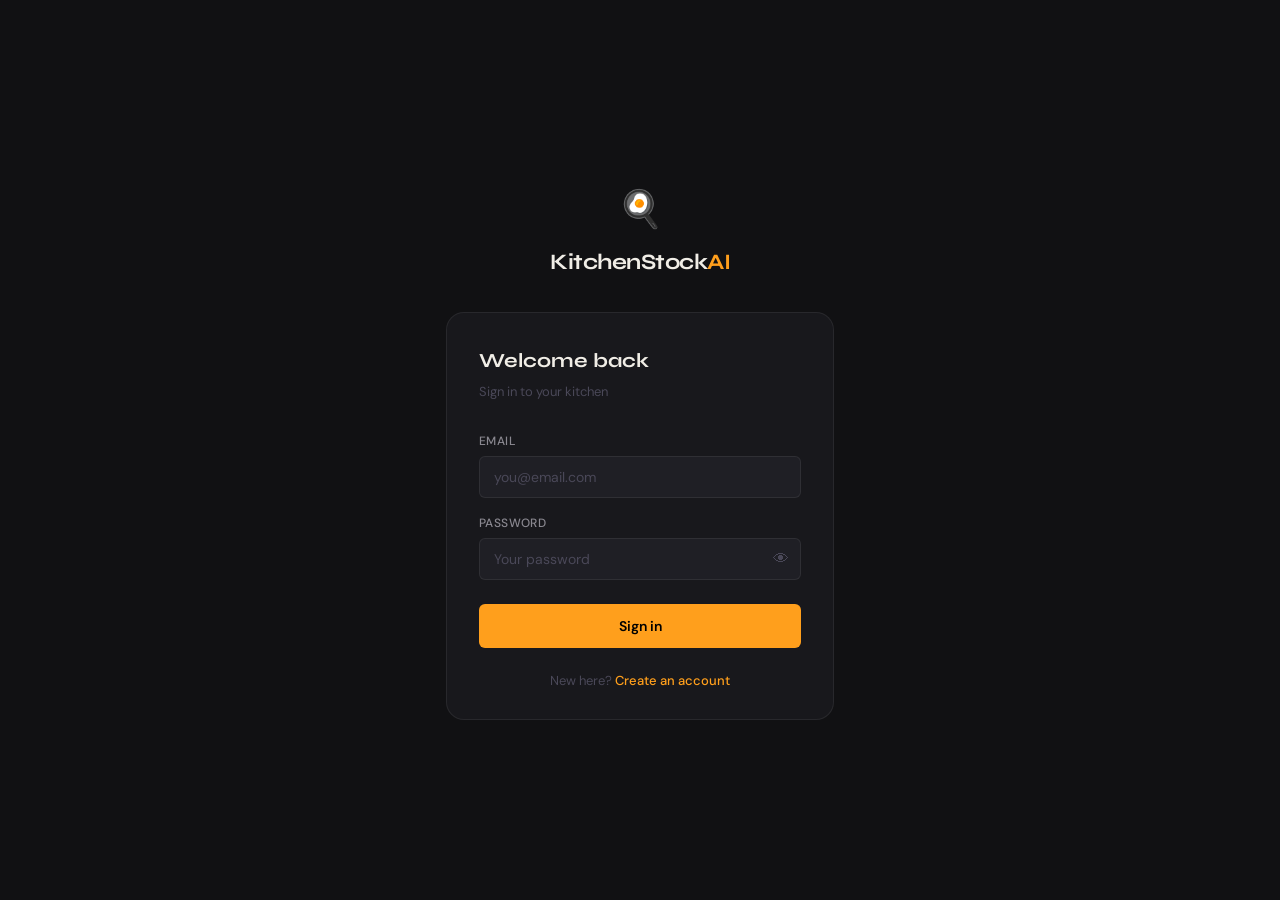
<file: frontend/login.html>
<!DOCTYPE html>
<html lang="en">
<head>
  <link rel="icon" href="images/favicon.png">
  <meta charset="UTF-8" />
  <meta name="viewport" content="width=device-width, initial-scale=1.0" />
  <title>Sign In — KitchenStock AI</title>
  <link rel="stylesheet" href="css/style.css" />
  <style>
    *, *::before, *::after { box-sizing: border-box; margin: 0; padding: 0; }
    body {
      min-height: 100vh;
      display: flex;
      align-items: center;
      justify-content: center;
      background: var(--bg-base);
      font-family: var(--font-body);
    }
    .auth-wrap {
      width: 100%;
      max-width: 420px;
      padding: 2rem 1rem;
    }
    .auth-logo {
      text-align: center;
      margin-bottom: 2rem;
    }
    .auth-logo__icon { font-size: 36px; display: block; margin-bottom: 0.5rem; }
    .auth-logo__name {
      font-family: var(--font-display);
      font-size: 22px;
      font-weight: 700;
      color: var(--text-primary);
      letter-spacing: -0.5px;
    }
    .auth-logo__name span { color: var(--amber); }
    .auth-card {
      background: var(--bg-card);
      border: 1px solid var(--border);
      border-radius: var(--radius-lg);
      padding: 2rem 2rem 1.75rem;
    }
    .auth-card__title {
      font-family: var(--font-display);
      font-size: 20px;
      font-weight: 700;
      color: var(--text-primary);
      margin-bottom: 0.3rem;
    }
    .auth-card__sub {
      font-size: 13px;
      color: var(--text-muted);
      margin-bottom: 1.8rem;
    }
    .field { margin-bottom: 1rem; }
    .field label {
      display: block;
      font-size: 12px;
      font-weight: 500;
      color: var(--text-secondary);
      margin-bottom: 5px;
      text-transform: uppercase;
      letter-spacing: 0.4px;
    }
    .field-input-wrap {
      position: relative;
      display: flex;
      align-items: center;
    }
    .field input {
      width: 100%;
      height: 42px;
      padding: 0 40px 0 14px;
      background: var(--bg-elevated);
      border: 1px solid var(--border);
      border-radius: var(--radius-sm);
      color: var(--text-primary);
      font-size: 14px;
      font-family: var(--font-body);
      outline: none;
      transition: border-color 0.15s;
    }
    .field input:focus { border-color: var(--amber); }
    .field input::placeholder { color: var(--text-muted); }
    .toggle-eye {
      position: absolute;
      right: 12px;
      background: none;
      border: none;
      cursor: pointer;
      color: var(--text-muted);
      font-size: 16px;
      padding: 0;
      line-height: 1;
      transition: color 0.15s;
    }
    .toggle-eye:hover { color: var(--text-primary); }
    .btn-primary {
      width: 100%;
      height: 44px;
      background: var(--amber);
      color: #000;
      border: none;
      border-radius: var(--radius-sm);
      font-size: 14px;
      font-weight: 600;
      cursor: pointer;
      transition: opacity 0.15s, transform 0.1s;
      margin-top: 0.5rem;
      font-family: var(--font-body);
    }
    .btn-primary:hover { opacity: 0.88; }
    .btn-primary:active { transform: scale(0.98); }
    .btn-primary:disabled { opacity: 0.5; cursor: not-allowed; }
    .auth-switch {
      text-align: center;
      font-size: 13px;
      color: var(--text-muted);
      margin-top: 1.4rem;
    }
    .auth-switch a {
      color: var(--amber);
      text-decoration: none;
      font-weight: 500;
    }
    .auth-switch a:hover { text-decoration: underline; }
    .error-msg {
      display: none;
      background: rgba(220,53,53,0.1);
      border: 1px solid rgba(220,53,53,0.3);
      border-radius: var(--radius-sm);
      color: var(--red);
      font-size: 13px;
      padding: 10px 12px;
      margin-bottom: 1rem;
    }
    .error-msg.visible { display: block; }
  </style>
</head>
<body>

<div class="auth-wrap">
  <div class="auth-logo">
    <span class="auth-logo__icon">🍳</span>
    <div class="auth-logo__name">KitchenStock<span>AI</span></div>
  </div>

  <div class="auth-card">
    <div class="auth-card__title">Welcome back</div>
    <div class="auth-card__sub">Sign in to your kitchen</div>

    <div class="error-msg" id="error-msg"></div>

    <div class="field">
      <label>Email</label>
      <div class="field-input-wrap">
        <input type="email" id="email" placeholder="you@email.com" autocomplete="email" />
      </div>
    </div>
    <div class="field">
      <label>Password</label>
      <div class="field-input-wrap">
        <input type="password" id="password" placeholder="Your password" autocomplete="current-password" />
        <button class="toggle-eye" type="button" onclick="togglePwd()">👁</button>
      </div>
    </div>

    <button class="btn-primary" id="login-btn" onclick="handleLogin()">Sign in</button>

    <div class="auth-switch">
      New here? <a href="register.html">Create an account</a>
    </div>
  </div>
</div>

<script type="module">
  import { authStore } from './js/auth.js';

  if (authStore.isLoggedIn()) {
    window.location.href = 'index.html';
  }

  window.togglePwd = function() {
    const input = document.getElementById('password');
    const btn = document.querySelector('.toggle-eye');
    const isHidden = input.type === 'password';
    input.type = isHidden ? 'text' : 'password';
    btn.textContent = isHidden ? '🙈' : '👁';
  };

  window.handleLogin = async function () {
    const email = document.getElementById('email').value.trim();
    const password = document.getElementById('password').value;
    const btn = document.getElementById('login-btn');
    const errEl = document.getElementById('error-msg');

    errEl.classList.remove('visible');

    if (!email || !password) {
      errEl.textContent = 'Please fill in all fields.';
      errEl.classList.add('visible');
      return;
    }

    btn.disabled = true;
    btn.textContent = 'Signing in…';

    try {
      const res = await fetch('/auth/login', {
        method: 'POST',
        headers: { 'Content-Type': 'application/json' },
        body: JSON.stringify({ email, password })
      });

      const data = await res.json();
      if (!res.ok) throw new Error(data.detail || 'Login failed');

      authStore.save(data.access_token, data.name, data.user_id);

      if (!data.onboarded) {
        window.location.href = 'onboarding.html';
      } else {
        window.location.href = 'index.html';
      }

    } catch (err) {
      errEl.textContent = err.message;
      errEl.classList.add('visible');
      btn.disabled = false;
      btn.textContent = 'Sign in';
    }
  };

  document.getElementById('password').addEventListener('keydown', e => {
    if (e.key === 'Enter') window.handleLogin();
  });
</script>
</body>
</html>
</file>
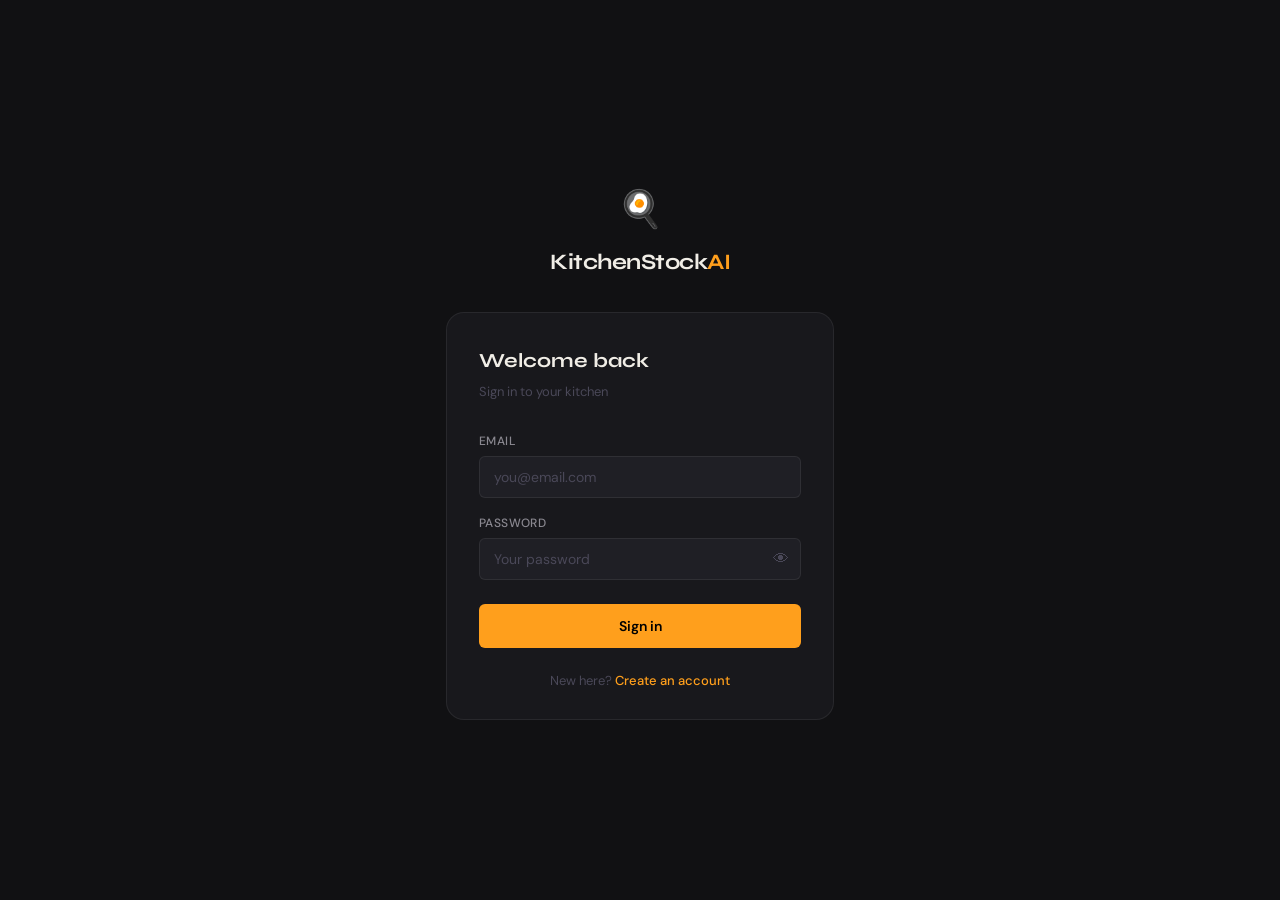
<file: frontend/onboarding.html>
<!DOCTYPE html>
<html lang="en">
<head>
  <link rel="icon" href="images/favicon.png">
  <meta charset="UTF-8" />
  <meta name="viewport" content="width=device-width, initial-scale=1.0" />
  <title>Setup — KitchenStock AI</title>
  <link rel="stylesheet" href="css/style.css" />
  <style>
    *, *::before, *::after { box-sizing: border-box; margin: 0; padding: 0; }

    body {
      min-height: 100vh;
      display: flex;
      align-items: center;
      justify-content: center;
      background: var(--bg-base);
      font-family: var(--font-body);
    }

    .onboard-wrap {
      width: 100%;
      max-width: 480px;
      padding: 2rem 1rem;
    }

    .onboard-header {
      text-align: center;
      margin-bottom: 1.8rem;
    }
    .onboard-header__logo {
      font-family: var(--font-display);
      font-size: 20px;
      font-weight: 700;
      color: var(--text-primary);
    }
    .onboard-header__logo span { color: var(--amber); }
    .onboard-header__step {
      font-size: 12px;
      color: var(--text-muted);
      margin-top: 0.4rem;
    }

    .progress-bar {
      display: flex;
      gap: 6px;
      justify-content: center;
      margin-bottom: 1.8rem;
    }
    .prog-dot {
      height: 4px;
      border-radius: 2px;
      background: var(--border);
      transition: background 0.25s, width 0.25s;
      flex: 1;
      max-width: 60px;
    }
    .prog-dot.active { background: var(--amber); }
    .prog-dot.done { background: var(--green); }

    .screen {
      display: none;
      animation: slideIn 0.3s ease;
    }
    .screen.active { display: block; }
    @keyframes slideIn {
      from { opacity: 0; transform: translateY(14px); }
      to   { opacity: 1; transform: translateY(0); }
    }

    .card {
      background: var(--bg-card);
      border: 1px solid var(--border);
      border-radius: var(--radius-lg);
      padding: 2rem;
    }

    .card__title {
      font-family: var(--font-display);
      font-size: 18px;
      font-weight: 700;
      color: var(--text-primary);
      margin-bottom: 0.3rem;
    }
    .card__sub {
      font-size: 13px;
      color: var(--text-muted);
      margin-bottom: 1.5rem;
    }

    .field { margin-bottom: 1rem; }
    .field label {
      display: block;
      font-size: 12px;
      font-weight: 500;
      color: var(--text-secondary);
      margin-bottom: 5px;
      text-transform: uppercase;
      letter-spacing: 0.4px;
    }
    .field input,
    .field select {
      width: 100%;
      height: 42px;
      padding: 0 14px;
      background: var(--bg-elevated);
      border: 1px solid var(--border);
      border-radius: var(--radius-sm);
      color: var(--text-primary);
      font-size: 14px;
      font-family: var(--font-body);
      outline: none;
      transition: border-color 0.15s;
    }
    .field input:focus,
    .field select:focus { border-color: var(--amber); }

    .btn-primary {
      width: 100%;
      height: 44px;
      background: var(--amber);
      color: #000;
      border: none;
      border-radius: var(--radius-sm);
      font-size: 14px;
      font-weight: 600;
      cursor: pointer;
      transition: opacity 0.15s, transform 0.1s;
      margin-top: 1rem;
      font-family: var(--font-body);
    }
    .btn-primary:hover { opacity: 0.88; }
    .btn-primary:active { transform: scale(0.98); }
    .btn-primary:disabled { opacity: 0.5; cursor: not-allowed; }

    /* Ingredient grid */
    .ing-grid {
      display: grid;
      grid-template-columns: 1fr 1fr;
      gap: 8px;
      max-height: 260px;
      overflow-y: auto;
      margin-bottom: 1rem;
      padding-right: 2px;
    }
    .ing-chip {
      display: flex;
      align-items: center;
      gap: 8px;
      padding: 9px 12px;
      background: var(--bg-elevated);
      border: 1px solid var(--border);
      border-radius: var(--radius-sm);
      cursor: pointer;
      transition: border-color 0.15s, background 0.15s;
      font-size: 13px;
      color: var(--text-primary);
      user-select: none;
    }
    .ing-chip:hover { border-color: var(--amber); }
    .ing-chip.selected {
      border-color: var(--amber);
      background: rgba(255, 190, 30, 0.08);
    }
    .ing-chip__emoji { font-size: 16px; }

    /* Quantity rows */
    .qty-row {
      display: flex;
      align-items: center;
      gap: 10px;
      padding: 8px 0;
      border-bottom: 1px solid var(--border);
    }
    .qty-row:last-child { border-bottom: none; }
    .qty-name {
      flex: 1;
      font-size: 13px;
      color: var(--text-primary);
      font-family: var(--font-mono);
      font-size: 12px;
    }
    .qty-input {
      width: 80px;
      height: 32px;
      padding: 0 8px;
      background: var(--bg-elevated);
      border: 1px solid var(--border);
      border-radius: var(--radius-sm);
      color: var(--text-primary);
      font-size: 13px;
      text-align: center;
      outline: none;
    }
    .qty-input:focus { border-color: var(--amber); }
    .qty-unit {
      font-size: 11px;
      color: var(--text-muted);
      width: 28px;
    }

    /* Success screen */
    .success-icon {
      width: 60px;
      height: 60px;
      border-radius: 50%;
      background: rgba(34, 197, 94, 0.12);
      display: flex;
      align-items: center;
      justify-content: center;
      font-size: 28px;
      margin: 0 auto 1.2rem;
    }
    .feature-list {
      list-style: none;
      margin: 1rem 0 1.5rem;
    }
    .feature-list li {
      display: flex;
      align-items: center;
      gap: 10px;
      font-size: 13px;
      color: var(--text-secondary);
      padding: 7px 0;
      border-bottom: 1px solid var(--border);
    }
    .feature-list li:last-child { border-bottom: none; }
    .feat-dot {
      width: 7px; height: 7px;
      border-radius: 50%;
      background: var(--green);
      flex-shrink: 0;
    }

    .selected-count {
      font-size: 12px;
      color: var(--text-muted);
      margin-bottom: 0.8rem;
    }
    .selected-count span { color: var(--amber); font-weight: 600; }
  </style>
</head>
<body>

<div class="onboard-wrap">

  <div class="onboard-header">
    <div class="onboard-header__logo">KitchenStock<span>AI</span></div>
    <div class="onboard-header__step" id="step-label">Step 1 of 3</div>
  </div>

  <div class="progress-bar">
    <div class="prog-dot active" id="p1"></div>
    <div class="prog-dot" id="p2"></div>
    <div class="prog-dot" id="p3"></div>
  </div>

  <!-- STEP 1: Profile -->
  <div class="screen active" id="screen-1">
    <div class="card">
      <div class="card__title">Tell us about your kitchen</div>
      <div class="card__sub">Helps us predict your consumption better</div>

      <div class="field">
        <label>How many people in your household?</label>
        <input type="number" id="family-size" placeholder="e.g. 3" min="1" max="30" value="2" />
      </div>
      <div class="field">
        <label>Diet type</label>
        <select id="diet">
          <option value="vegetarian">Vegetarian</option>
          <option value="non_vegetarian">Non-vegetarian</option>
          <option value="vegan">Vegan</option>
          <option value="mixed" selected>Mixed</option>
        </select>
      </div>
      <div class="field">
        <label>Cooking frequency</label>
        <select id="cooking-freq">
          <option value="once_daily">Once a day</option>
          <option value="twice_daily" selected>Twice a day</option>
          <option value="thrice_daily">3+ times a day</option>
          <option value="few_weekly">A few times a week</option>
        </select>
      </div>
      <div class="field">
        <label>Region</label>
        <select id="region">
          <option value="tamil_nadu" selected>Tamil Nadu</option>
          <option value="north_india">North India</option>
          <option value="kerala">Kerala</option>
          <option value="karnataka">Karnataka</option>
          <option value="other">Other</option>
        </select>
      </div>

      <button class="btn-primary" onclick="goStep(2)">Continue →</button>
    </div>
  </div>

  <!-- STEP 2: Ingredient selection -->
  <div class="screen" id="screen-2">
    <div class="card">
      <div class="card__title">What's in your kitchen?</div>
      <div class="card__sub">Select the ingredients you regularly stock. You can add more later.</div>

      <div class="selected-count">Selected: <span id="sel-count">5</span> items</div>

      <div class="ing-grid" id="ing-grid"></div>

      <button class="btn-primary" onclick="goStep(3)">Set quantities →</button>
    </div>
  </div>

  <!-- STEP 3: Quantities -->
  <div class="screen" id="screen-3">
    <div class="card">
      <div class="card__title">How much do you have right now?</div>
      <div class="card__sub">Enter approximate quantities. KitchenStock AI tracks from here.</div>

      <div id="qty-section" style="max-height:300px; overflow-y:auto; margin-bottom:0.5rem;"></div>

      <button class="btn-primary" id="finish-btn" onclick="finishOnboarding()">Finish setup</button>
    </div>
  </div>

  <!-- STEP 4: Success -->
  <div class="screen" id="screen-4">
    <div class="card" style="text-align:center;">
      <div class="success-icon">✓</div>
      <div class="card__title">You're all set!</div>
      <div class="card__sub">KitchenStock AI is now tracking your pantry.</div>
      <ul class="feature-list" style="text-align:left;">
        <li><span class="feat-dot"></span> Inventory tracking — live</li>
        <li><span class="feat-dot"></span> Low stock alerts — enabled</li>
        <li><span class="feat-dot"></span> AI consumption model — learning</li>
        <li><span class="feat-dot"></span> Grocery suggestions — ready</li>
      </ul>
      <button class="btn-primary" onclick="window.location.href='index.html'">Go to dashboard</button>
    </div>
  </div>

</div>

<script type="module">
  import { authStore } from './js/auth.js';

  // Guard: must be logged in
  if (!authStore.isLoggedIn()) {
    window.location.href = 'login.html';
  }

  const INGREDIENTS = [
    { name: 'Rice',      emoji: '🍚', unit: 'kg',  default: 2 },
    { name: 'Onion',     emoji: '🧅', unit: 'kg',  default: 1 },
    { name: 'Tomato',    emoji: '🍅', unit: 'kg',  default: 0.5 },
    { name: 'Oil',       emoji: '🫙', unit: 'L',   default: 1 },
    { name: 'Milk',      emoji: '🥛', unit: 'L',   default: 2 },
    { name: 'Eggs',      emoji: '🥚', unit: 'nos', default: 6 },
    { name: 'Flour',     emoji: '🌾', unit: 'kg',  default: 1 },
    { name: 'Sugar',     emoji: '🍬', unit: 'kg',  default: 0.5 },
    { name: 'Salt',      emoji: '🧂', unit: 'g',   default: 500 },
    { name: 'Garlic',    emoji: '🧄', unit: 'nos', default: 10 },
    { name: 'Potato',    emoji: '🥔', unit: 'kg',  default: 1 },
    { name: 'Dal',       emoji: '🫘', unit: 'kg',  default: 0.5 },
    { name: 'Tamarind',  emoji: '🌿', unit: 'g',   default: 100 },
    { name: 'Coconut',   emoji: '🥥', unit: 'nos', default: 2 },
    { name: 'Chilli',    emoji: '🌶️', unit: 'g',   default: 50 },
    { name: 'Coriander', emoji: '🌿', unit: 'g',   default: 50 },
  ];

  const selected = new Set([0, 1, 2, 3, 4]);

  // Render ingredient grid
  function renderGrid() {
    const grid = document.getElementById('ing-grid');
    grid.innerHTML = INGREDIENTS.map((ing, i) => `
      <div class="ing-chip ${selected.has(i) ? 'selected' : ''}" onclick="toggleIng(${i})">
        <span class="ing-chip__emoji">${ing.emoji}</span>
        <span>${ing.name}</span>
      </div>
    `).join('');
    document.getElementById('sel-count').textContent = selected.size;
  }

  window.toggleIng = function(idx) {
    if (selected.has(idx)) selected.delete(idx);
    else selected.add(idx);
    renderGrid();
  };

  function renderQty() {
    const section = document.getElementById('qty-section');
    const items = [...selected].map(i => INGREDIENTS[i]);
    section.innerHTML = items.map(ing => `
      <div class="qty-row">
        <span class="qty-name">${ing.emoji} ${ing.name}</span>
        <input class="qty-input" type="number" step="0.1" min="0"
               data-item="${ing.name}" data-unit="${ing.unit}"
               value="${ing.default}" />
        <span class="qty-unit">${ing.unit}</span>
      </div>
    `).join('');
  }

  const stepLabels = ['Step 1 of 3', 'Step 2 of 3', 'Step 3 of 3', 'Done!'];

  window.goStep = function(step) {
    document.querySelectorAll('.screen').forEach(s => s.classList.remove('active'));
    document.getElementById(`screen-${step}`).classList.add('active');

    // Progress dots
    ['p1','p2','p3'].forEach((id, i) => {
      const dot = document.getElementById(id);
      dot.className = 'prog-dot';
      if (i + 1 < step) dot.classList.add('done');
      else if (i + 1 === step) dot.classList.add('active');
    });

    document.getElementById('step-label').textContent = stepLabels[step - 1];

    if (step === 3) renderQty();
  };

  window.finishOnboarding = async function() {
    const btn = document.getElementById('finish-btn');
    btn.disabled = true;
    btn.textContent = 'Saving…';

    // Collect profile
    const profile = {
      family_size: parseInt(document.getElementById('family-size').value) || 2,
      diet: document.getElementById('diet').value,
      cooking_freq: document.getElementById('cooking-freq').value,
      region: document.getElementById('region').value,
    };

    // Collect ingredient quantities
    const inputs = document.querySelectorAll('.qty-input');
    const ingredients = [...inputs].map(inp => ({
      item: inp.dataset.item,
      quantity: parseFloat(inp.value) || 0,
      unit: inp.dataset.unit,
      threshold: 200.0
    }));

    try {
      const res = await fetch('/auth/onboarding', {
        method: 'POST',
        headers: {
          'Content-Type': 'application/json',
          'Authorization': `Bearer ${authStore.getToken()}`
        },
        body: JSON.stringify({ profile, ingredients })
      });

      if (!res.ok) {
        const err = await res.json();
        throw new Error(err.detail || 'Onboarding failed');
      }

      goStep(4);

    } catch (err) {
      alert('Error: ' + err.message);
      btn.disabled = false;
      btn.textContent = 'Finish setup';
    }
  };

  renderGrid();
</script>
</body>
</html>
</file>
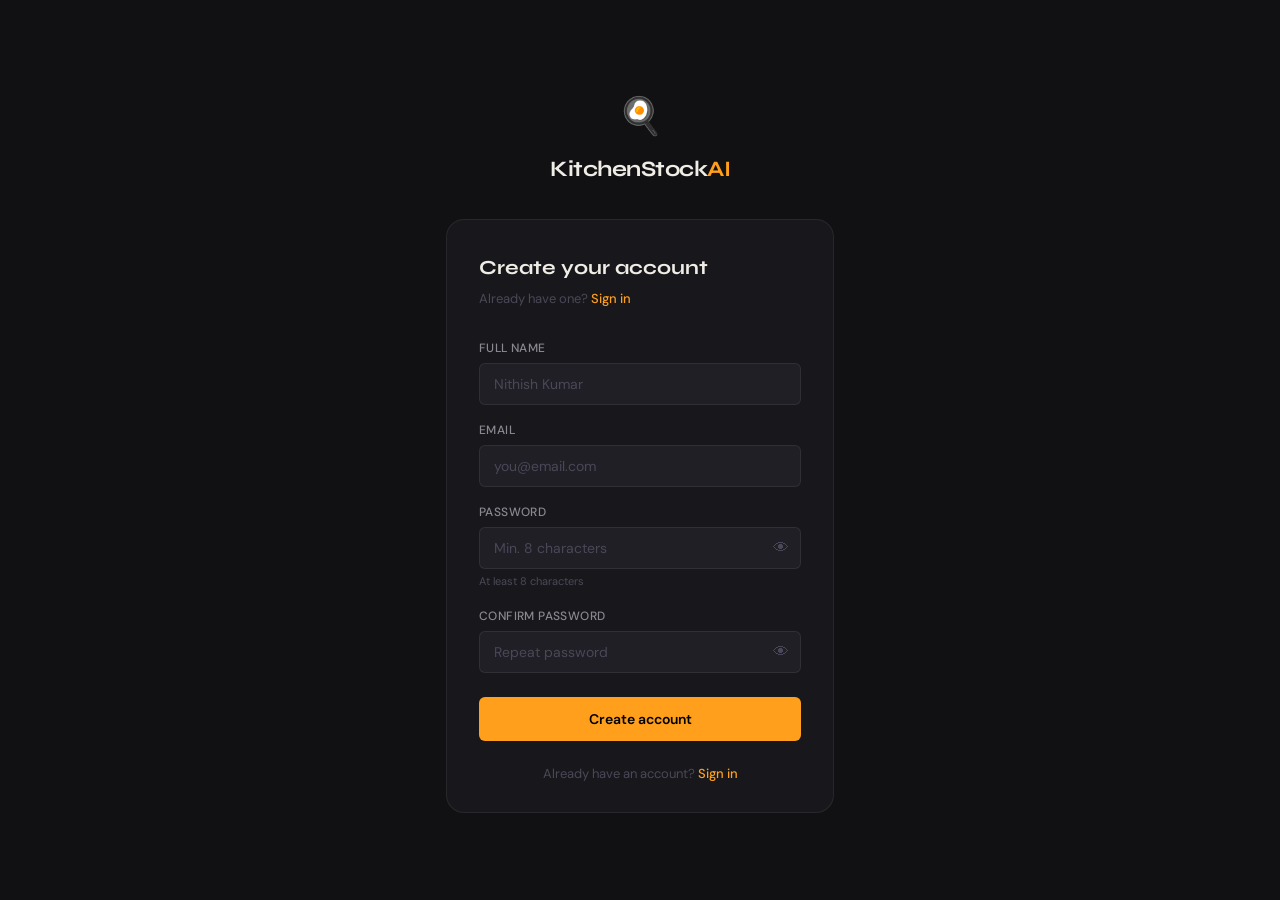
<file: frontend/register.html>
<!DOCTYPE html>
<html lang="en">
<head>
  <link rel="icon" href="images/favicon.png">
  <meta charset="UTF-8" />
  <meta name="viewport" content="width=device-width, initial-scale=1.0" />
  <title>Create Account — KitchenStock AI</title>
  <link rel="stylesheet" href="css/style.css" />
  <style>
    *, *::before, *::after { box-sizing: border-box; margin: 0; padding: 0; }
    body {
      min-height: 100vh;
      display: flex;
      align-items: center;
      justify-content: center;
      background: var(--bg-base);
      font-family: var(--font-body);
    }
    .auth-wrap {
      width: 100%;
      max-width: 420px;
      padding: 2rem 1rem;
    }
    .auth-logo {
      text-align: center;
      margin-bottom: 2rem;
    }
    .auth-logo__icon { font-size: 36px; display: block; margin-bottom: 0.5rem; }
    .auth-logo__name {
      font-family: var(--font-display);
      font-size: 22px;
      font-weight: 700;
      color: var(--text-primary);
      letter-spacing: -0.5px;
    }
    .auth-logo__name span { color: var(--amber); }
    .auth-card {
      background: var(--bg-card);
      border: 1px solid var(--border);
      border-radius: var(--radius-lg);
      padding: 2rem 2rem 1.75rem;
    }
    .auth-card__title {
      font-family: var(--font-display);
      font-size: 20px;
      font-weight: 700;
      color: var(--text-primary);
      margin-bottom: 0.3rem;
    }
    .auth-card__sub {
      font-size: 13px;
      color: var(--text-muted);
      margin-bottom: 1.8rem;
    }
    .field { margin-bottom: 1rem; }
    .field label {
      display: block;
      font-size: 12px;
      font-weight: 500;
      color: var(--text-secondary);
      margin-bottom: 5px;
      text-transform: uppercase;
      letter-spacing: 0.4px;
    }
    .field-input-wrap {
      position: relative;
      display: flex;
      align-items: center;
    }
    .field input {
      width: 100%;
      height: 42px;
      padding: 0 40px 0 14px;
      background: var(--bg-elevated);
      border: 1px solid var(--border);
      border-radius: var(--radius-sm);
      color: var(--text-primary);
      font-size: 14px;
      font-family: var(--font-body);
      outline: none;
      transition: border-color 0.15s;
    }
    .field input:focus { border-color: var(--amber); }
    .field input::placeholder { color: var(--text-muted); }
    .field input.invalid { border-color: var(--red); }
    .toggle-eye {
      position: absolute;
      right: 12px;
      background: none;
      border: none;
      cursor: pointer;
      color: var(--text-muted);
      font-size: 16px;
      padding: 0;
      line-height: 1;
      transition: color 0.15s;
    }
    .toggle-eye:hover { color: var(--text-primary); }
    .btn-primary {
      width: 100%;
      height: 44px;
      background: var(--amber);
      color: #000;
      border: none;
      border-radius: var(--radius-sm);
      font-size: 14px;
      font-weight: 600;
      cursor: pointer;
      transition: opacity 0.15s, transform 0.1s;
      margin-top: 0.5rem;
      font-family: var(--font-body);
    }
    .btn-primary:hover { opacity: 0.88; }
    .btn-primary:active { transform: scale(0.98); }
    .btn-primary:disabled { opacity: 0.5; cursor: not-allowed; }
    .auth-switch {
      text-align: center;
      font-size: 13px;
      color: var(--text-muted);
      margin-top: 1.4rem;
    }
    .auth-switch a {
      color: var(--amber);
      text-decoration: none;
      font-weight: 500;
    }
    .auth-switch a:hover { text-decoration: underline; }
    .error-msg {
      display: none;
      background: rgba(220,53,53,0.1);
      border: 1px solid rgba(220,53,53,0.3);
      border-radius: var(--radius-sm);
      color: var(--red);
      font-size: 13px;
      padding: 10px 12px;
      margin-bottom: 1rem;
    }
    .error-msg.visible { display: block; }
    .password-hint {
      font-size: 11px;
      color: var(--text-muted);
      margin-top: 4px;
    }
  </style>
</head>
<body>

<div class="auth-wrap">
  <div class="auth-logo">
    <span class="auth-logo__icon">🍳</span>
    <div class="auth-logo__name">KitchenStock<span>AI</span></div>
  </div>

  <div class="auth-card">
    <div class="auth-card__title">Create your account</div>
    <div class="auth-card__sub">Already have one? <a href="login.html" style="color:var(--amber);text-decoration:none;font-weight:500;">Sign in</a></div>

    <div class="error-msg" id="error-msg"></div>

    <div class="field">
      <label>Full Name</label>
      <div class="field-input-wrap">
        <input type="text" id="name" placeholder="Nithish Kumar" autocomplete="name" />
      </div>
    </div>
    <div class="field">
      <label>Email</label>
      <div class="field-input-wrap">
        <input type="email" id="email" placeholder="you@email.com" autocomplete="email" />
      </div>
    </div>
    <div class="field">
      <label>Password</label>
      <div class="field-input-wrap">
        <input type="password" id="password" placeholder="Min. 8 characters" autocomplete="new-password" />
        <button class="toggle-eye" type="button" onclick="togglePwd('password', this)">👁</button>
      </div>
      <div class="password-hint">At least 8 characters</div>
    </div>
    <div class="field">
      <label>Confirm Password</label>
      <div class="field-input-wrap">
        <input type="password" id="confirm" placeholder="Repeat password" autocomplete="new-password" />
        <button class="toggle-eye" type="button" onclick="togglePwd('confirm', this)">👁</button>
      </div>
    </div>

    <button class="btn-primary" id="signup-btn" onclick="handleSignup()">Create account</button>

    <div class="auth-switch">
      Already have an account? <a href="login.html">Sign in</a>
    </div>
  </div>
</div>

<script type="module">
  import { authStore } from './js/auth.js';

  if (authStore.isLoggedIn()) {
    window.location.href = 'index.html';
  }

  window.togglePwd = function(id, btn) {
    const input = document.getElementById(id);
    const isHidden = input.type === 'password';
    input.type = isHidden ? 'text' : 'password';
    btn.textContent = isHidden ? '🙈' : '👁';
  };

  window.handleSignup = async function () {
    const name = document.getElementById('name').value.trim();
    const email = document.getElementById('email').value.trim();
    const password = document.getElementById('password').value;
    const confirm = document.getElementById('confirm').value;
    const btn = document.getElementById('signup-btn');
    const errEl = document.getElementById('error-msg');

    errEl.classList.remove('visible');
    document.getElementById('confirm').classList.remove('invalid');

    if (!name || !email || !password || !confirm) {
      errEl.textContent = 'Please fill in all fields.';
      errEl.classList.add('visible');
      return;
    }
    if (password.length < 8) {
      errEl.textContent = 'Password must be at least 8 characters.';
      errEl.classList.add('visible');
      return;
    }
    if (password !== confirm) {
      errEl.textContent = 'Passwords do not match.';
      errEl.classList.add('visible');
      document.getElementById('confirm').classList.add('invalid');
      return;
    }

    btn.disabled = true;
    btn.textContent = 'Creating account…';

    try {
      const res = await fetch('/auth/signup', {
        method: 'POST',
        headers: { 'Content-Type': 'application/json' },
        body: JSON.stringify({ name, email, password })
      });

      const data = await res.json();
      if (!res.ok) throw new Error(data.detail || 'Signup failed');

      authStore.save(data.access_token, data.name, data.user_id);
      window.location.href = 'onboarding.html';

    } catch (err) {
      errEl.textContent = err.message;
      errEl.classList.add('visible');
      btn.disabled = false;
      btn.textContent = 'Create account';
    }
  };
</script>
</body>
</html>
</file>
<file: frontend/css/style.css>
/* ============================================================
   style.css — Kitchen Stock AI · Global Design System
   Theme: Industrial Kitchen OS · Dark + Amber
   ============================================================ */

@import url('https://fonts.googleapis.com/css2?family=Syne:wght@400;500;600;700;800&family=DM+Mono:wght@300;400;500&family=DM+Sans:wght@300;400;500&display=swap');

/* ── CSS Variables ─────────────────────────────────────────── */
:root {
  --bg-void:      #0a0a0b;
  --bg-base:      #111113;
  --bg-card:      #18181c;
  --bg-elevated:  #1f1f25;
  --bg-hover:     #26262e;
  --border:       rgba(255,255,255,0.07);
  --border-glow:  rgba(255, 160, 40, 0.35);

  --amber:        #ff9f1c;
  --amber-dim:    #c97a10;
  --amber-glow:   rgba(255, 159, 28, 0.15);
  --amber-subtle: rgba(255, 159, 28, 0.06);

  --red:          #ff4444;
  --red-glow:     rgba(255, 68, 68, 0.15);
  --yellow:       #f5c518;
  --yellow-glow:  rgba(245, 197, 24, 0.12);
  --green:        #39d98a;
  --green-glow:   rgba(57, 217, 138, 0.12);

  --text-primary:   #f0ede6;
  --text-secondary: #8a8890;
  --text-muted:     #4a4858;
  --text-amber:     #ff9f1c;

  --font-display: 'Syne', sans-serif;
  --font-mono:    'DM Mono', monospace;
  --font-body:    'DM Sans', sans-serif;

  --radius-sm:  6px;
  --radius-md:  12px;
  --radius-lg:  18px;
  --radius-xl:  24px;

  --shadow-card: 0 2px 20px rgba(0,0,0,0.4);
  --shadow-glow: 0 0 30px rgba(255, 159, 28, 0.12);
  --transition:  all 0.22s cubic-bezier(0.4, 0, 0.2, 1);
}

/* ── Reset ─────────────────────────────────────────────────── */
*, *::before, *::after { box-sizing: border-box; margin: 0; padding: 0; }
html { scroll-behavior: smooth; }
body {
  background: var(--bg-void);
  color: var(--text-primary);
  font-family: var(--font-body);
  font-size: 14px;
  line-height: 1.6;
  min-height: 100vh;
  overflow-x: hidden;
}
a { color: inherit; text-decoration: none; }
button { cursor: pointer; border: none; background: none; font-family: inherit; }
input, select, textarea { font-family: inherit; }
ul { list-style: none; }

/* ── Scrollbar ─────────────────────────────────────────────── */
::-webkit-scrollbar { width: 5px; height: 5px; }
::-webkit-scrollbar-track { background: var(--bg-base); }
::-webkit-scrollbar-thumb { background: var(--bg-elevated); border-radius: 99px; }
::-webkit-scrollbar-thumb:hover { background: var(--amber-dim); }

/* ── Layout Shell ─────────────────────────────────────────── */
.app-shell {
  display: grid;
  grid-template-columns: 240px 1fr;
  grid-template-rows: auto 1fr;
  min-height: 100vh;
}

/* ── Sidebar ──────────────────────────────────────────────── */
.sidebar {
  grid-row: 1 / -1;
  background: var(--bg-base);
  border-right: 1px solid var(--border);
  padding: 28px 0;
  display: flex;
  flex-direction: column;
  position: sticky;
  top: 0;
  height: 100vh;
  overflow-y: auto;
}

.sidebar__logo {
  padding: 0 24px 28px;
  border-bottom: 1px solid var(--border);
  margin-bottom: 20px;
}
.sidebar__logo-mark {
  display: flex;
  align-items: center;
  gap: 10px;
}
.logo-icon {
  width: 36px; height: 36px;
  background: var(--amber-glow);
  border: 1px solid var(--amber-dim);
  border-radius: var(--radius-sm);
  display: flex; align-items: center; justify-content: center;
  font-size: 18px;
}
.logo-text {
  font-family: var(--font-display);
  font-size: 15px;
  font-weight: 700;
  color: var(--text-primary);
  letter-spacing: 0.02em;
}
.logo-text span {
  display: block;
  font-size: 10px;
  font-weight: 400;
  color: var(--text-muted);
  font-family: var(--font-mono);
  letter-spacing: 0.08em;
  text-transform: uppercase;
}

.sidebar__nav { flex: 1; padding: 0 12px; }
.nav-section-label {
  font-family: var(--font-mono);
  font-size: 9px;
  letter-spacing: 0.14em;
  text-transform: uppercase;
  color: var(--text-muted);
  padding: 16px 12px 6px;
}
.nav-item {
  display: flex;
  align-items: center;
  gap: 10px;
  padding: 9px 12px;
  border-radius: var(--radius-sm);
  color: var(--text-secondary);
  font-size: 13.5px;
  font-weight: 500;
  transition: var(--transition);
  position: relative;
}
.nav-item:hover {
  background: var(--bg-elevated);
  color: var(--text-primary);
}
.nav-item.active {
  background: var(--amber-subtle);
  color: var(--amber);
  border: 1px solid rgba(255,159,28,0.12);
}
.nav-item.active::before {
  content: '';
  position: absolute;
  left: 0; top: 20%; bottom: 20%;
  width: 3px;
  background: var(--amber);
  border-radius: 0 3px 3px 0;
}
.nav-item__icon { font-size: 16px; width: 20px; text-align: center; }

.sidebar__footer {
  padding: 16px 24px 0;
  border-top: 1px solid var(--border);
  margin-top: auto;
}
.conn-status {
  display: flex;
  align-items: center;
  gap: 8px;
  font-family: var(--font-mono);
  font-size: 10px;
  color: var(--text-muted);
}
.conn-dot {
  width: 7px; height: 7px;
  border-radius: 50%;
  background: var(--text-muted);
  animation: pulse 2s ease infinite;
}
.conn-dot--online  { background: var(--green); box-shadow: 0 0 8px var(--green); }
.conn-dot--offline { background: var(--red); animation: none; }

/* ── Topbar ───────────────────────────────────────────────── */
.topbar {
  background: var(--bg-base);
  border-bottom: 1px solid var(--border);
  padding: 0 32px;
  height: 60px;
  display: flex;
  align-items: center;
  justify-content: space-between;
  position: sticky;
  top: 0;
  z-index: 100;
}
.topbar__title {
  font-family: var(--font-display);
  font-size: 16px;
  font-weight: 600;
  color: var(--text-primary);
}
.topbar__right {
  display: flex;
  align-items: center;
  gap: 12px;
}
.topbar__date {
  font-family: var(--font-mono);
  font-size: 11px;
  color: var(--text-muted);
  background: var(--bg-elevated);
  padding: 5px 10px;
  border-radius: var(--radius-sm);
}

/* ── Main Content ─────────────────────────────────────────── */
.main-content {
  padding: 32px;
  overflow-y: auto;
}

/* ── Cards ────────────────────────────────────────────────── */
.card {
  background: var(--bg-card);
  border: 1px solid var(--border);
  border-radius: var(--radius-lg);
  padding: 24px;
  transition: var(--transition);
}
.card:hover { border-color: rgba(255,255,255,0.11); }
.card--glow:hover { box-shadow: var(--shadow-glow); }
.card__title {
  font-family: var(--font-display);
  font-size: 13px;
  font-weight: 600;
  color: var(--text-secondary);
  text-transform: uppercase;
  letter-spacing: 0.08em;
  margin-bottom: 16px;
  display: flex;
  align-items: center;
  gap: 8px;
}
.card__title-icon { font-size: 16px; }

/* ── Stat Cards ───────────────────────────────────────────── */
.stat-grid {
  display: grid;
  grid-template-columns: repeat(4, 1fr);
  gap: 16px;
  margin-bottom: 28px;
}
.stat-card {
  background: var(--bg-card);
  border: 1px solid var(--border);
  border-radius: var(--radius-lg);
  padding: 22px 24px;
  position: relative;
  overflow: hidden;
  transition: var(--transition);
}
.stat-card::before {
  content: '';
  position: absolute;
  top: 0; left: 0; right: 0;
  height: 2px;
  background: linear-gradient(90deg, transparent, var(--accent, var(--amber)), transparent);
  opacity: 0;
  transition: opacity 0.3s;
}
.stat-card:hover::before { opacity: 1; }
.stat-card:hover { border-color: rgba(255,255,255,0.11); transform: translateY(-2px); }
.stat-card--critical { --accent: var(--red); }
.stat-card--warning  { --accent: var(--yellow); }
.stat-card--safe     { --accent: var(--green); }
.stat-card--info     { --accent: var(--amber); }
.stat-card__label {
  font-family: var(--font-mono);
  font-size: 10px;
  letter-spacing: 0.1em;
  text-transform: uppercase;
  color: var(--text-muted);
  margin-bottom: 10px;
}
.stat-card__value {
  font-family: var(--font-display);
  font-size: 36px;
  font-weight: 700;
  color: var(--text-primary);
  line-height: 1;
  margin-bottom: 6px;
}
.stat-card__sub {
  font-size: 12px;
  color: var(--text-secondary);
}

/* ── Buttons ──────────────────────────────────────────────── */
.btn {
  display: inline-flex;
  align-items: center;
  gap: 7px;
  padding: 9px 18px;
  border-radius: var(--radius-sm);
  font-size: 13px;
  font-weight: 500;
  transition: var(--transition);
}
.btn--primary {
  background: var(--amber);
  color: #0a0a0b;
  font-weight: 600;
}
.btn--primary:hover {
  background: #ffb347;
  transform: translateY(-1px);
  box-shadow: 0 4px 16px rgba(255,159,28,0.3);
}
.btn--secondary {
  background: var(--bg-elevated);
  color: var(--text-primary);
  border: 1px solid var(--border);
}
.btn--secondary:hover { background: var(--bg-hover); border-color: rgba(255,255,255,0.15); }
.btn--danger {
  background: rgba(255,68,68,0.12);
  color: var(--red);
  border: 1px solid rgba(255,68,68,0.2);
}
.btn--danger:hover { background: rgba(255,68,68,0.2); }
.btn--sm { padding: 6px 12px; font-size: 12px; }
.btn:disabled { opacity: 0.5; cursor: not-allowed; transform: none !important; }

/* ── Forms ────────────────────────────────────────────────── */
.form-group { margin-bottom: 16px; }
.form-label {
  display: block;
  font-family: var(--font-mono);
  font-size: 10px;
  letter-spacing: 0.1em;
  text-transform: uppercase;
  color: var(--text-muted);
  margin-bottom: 6px;
}
.form-input {
  width: 100%;
  background: var(--bg-elevated);
  border: 1px solid var(--border);
  border-radius: var(--radius-sm);
  color: var(--text-primary);
  padding: 9px 12px;
  font-size: 13px;
  transition: var(--transition);
  outline: none;
}
.form-input:focus {
  border-color: var(--amber-dim);
  box-shadow: 0 0 0 3px var(--amber-glow);
}
.form-input::placeholder { color: var(--text-muted); }
.form-row { display: grid; grid-template-columns: 1fr 1fr; gap: 12px; }

/* ── Table ────────────────────────────────────────────────── */
.data-table { width: 100%; border-collapse: collapse; }
.data-table th {
  font-family: var(--font-mono);
  font-size: 10px;
  letter-spacing: 0.1em;
  text-transform: uppercase;
  color: var(--text-muted);
  text-align: left;
  padding: 10px 16px;
  border-bottom: 1px solid var(--border);
  background: var(--bg-base);
}
.data-table th:first-child { border-radius: var(--radius-sm) 0 0 0; }
.data-table th:last-child { border-radius: 0 var(--radius-sm) 0 0; }
.data-table td {
  padding: 12px 16px;
  border-bottom: 1px solid var(--border);
  font-size: 13px;
  color: var(--text-primary);
}
.data-table tr:last-child td { border-bottom: none; }
.data-table tr:hover td { background: var(--bg-elevated); }
.data-table .item-name {
  font-weight: 500;
  font-family: var(--font-mono);
  font-size: 12px;
  text-transform: lowercase;
  color: var(--text-primary);
}
.unit { color: var(--text-muted); font-family: var(--font-mono); font-size: 11px; }

/* ── Badges ───────────────────────────────────────────────── */
.badge {
  display: inline-flex;
  align-items: center;
  gap: 5px;
  padding: 3px 9px;
  border-radius: 99px;
  font-size: 11px;
  font-weight: 500;
  font-family: var(--font-mono);
  letter-spacing: 0.04em;
  text-transform: capitalize;
}
.badge--critical { background: var(--red-glow); color: var(--red); border: 1px solid rgba(255,68,68,0.25); }
.badge--warning  { background: var(--yellow-glow); color: var(--yellow); border: 1px solid rgba(245,197,24,0.25); }
.badge--safe     { background: var(--green-glow); color: var(--green); border: 1px solid rgba(57,217,138,0.25); }
.badge--unknown  { background: rgba(255,255,255,0.05); color: var(--text-muted); border: 1px solid var(--border); }

/* ── Progress Bar ─────────────────────────────────────────── */
.progress {
  height: 4px;
  background: var(--bg-elevated);
  border-radius: 99px;
  overflow: hidden;
  margin-top: 6px;
}
.progress__fill {
  height: 100%;
  border-radius: 99px;
  background: var(--amber);
  transition: width 0.8s cubic-bezier(0.4,0,0.2,1);
}
.progress__fill--critical { background: var(--red); }
.progress__fill--warning  { background: var(--yellow); }
.progress__fill--safe     { background: var(--green); }

/* ── Alerts Banner ────────────────────────────────────────── */
.alert-banner {
  display: flex;
  align-items: center;
  gap: 12px;
  padding: 12px 18px;
  border-radius: var(--radius-md);
  margin-bottom: 20px;
  font-size: 13px;
}
.alert-banner--critical {
  background: var(--red-glow);
  border: 1px solid rgba(255,68,68,0.25);
  color: var(--red);
}
.alert-banner--warning {
  background: var(--yellow-glow);
  border: 1px solid rgba(245,197,24,0.25);
  color: var(--yellow);
}
.alert-banner--success {
  background: var(--green-glow);
  border: 1px solid rgba(57,217,138,0.25);
  color: var(--green);
}

/* ── Empty State ──────────────────────────────────────────── */
.empty-state {
  text-align: center;
  padding: 48px 24px;
  color: var(--text-muted);
}
.empty-state__icon { font-size: 32px; margin-bottom: 12px; opacity: 0.3; }
.empty-state p { font-size: 13px; }

/* ── Spinner ──────────────────────────────────────────────── */
.spinner {
  display: inline-block;
  width: 12px; height: 12px;
  border: 2px solid rgba(255,255,255,0.15);
  border-top-color: currentColor;
  border-radius: 50%;
  animation: spin 0.7s linear infinite;
}
@keyframes spin { to { transform: rotate(360deg); } }
@keyframes pulse {
  0%, 100% { opacity: 1; }
  50% { opacity: 0.4; }
}

/* ── Toast ────────────────────────────────────────────────── */
#toast-container {
  position: fixed;
  bottom: 28px;
  right: 28px;
  z-index: 9999;
  display: flex;
  flex-direction: column;
  gap: 8px;
}
.toast {
  display: flex;
  align-items: center;
  gap: 10px;
  background: var(--bg-elevated);
  border: 1px solid var(--border);
  border-radius: var(--radius-md);
  padding: 12px 18px;
  font-size: 13px;
  max-width: 340px;
  transform: translateX(120%);
  transition: transform 0.35s cubic-bezier(0.4,0,0.2,1);
  box-shadow: var(--shadow-card);
}
.toast--show { transform: translateX(0); }
.toast--success { border-color: rgba(57,217,138,0.3); }
.toast--success .toast__icon { color: var(--green); }
.toast--error { border-color: rgba(255,68,68,0.3); }
.toast--error .toast__icon { color: var(--red); }
.toast--warning { border-color: rgba(245,197,24,0.3); }
.toast--warning .toast__icon { color: var(--yellow); }

/* ── Modal ────────────────────────────────────────────────── */
.modal-overlay {
  position: fixed;
  inset: 0;
  background: rgba(0,0,0,0.7);
  backdrop-filter: blur(4px);
  z-index: 1000;
  display: flex;
  align-items: center;
  justify-content: center;
  opacity: 0;
  pointer-events: none;
  transition: opacity 0.25s;
}
.modal-overlay.open {
  opacity: 1;
  pointer-events: all;
}
.modal {
  background: var(--bg-card);
  border: 1px solid var(--border);
  border-radius: var(--radius-xl);
  padding: 32px;
  width: 100%;
  max-width: 460px;
  transform: scale(0.93) translateY(10px);
  transition: transform 0.3s cubic-bezier(0.4,0,0.2,1);
  box-shadow: 0 24px 80px rgba(0,0,0,0.6);
}
.modal-overlay.open .modal {
  transform: scale(1) translateY(0);
}
.modal__header {
  display: flex;
  justify-content: space-between;
  align-items: center;
  margin-bottom: 24px;
}
.modal__title {
  font-family: var(--font-display);
  font-size: 17px;
  font-weight: 600;
}
.modal__close {
  width: 28px; height: 28px;
  display: flex; align-items: center; justify-content: center;
  border-radius: var(--radius-sm);
  color: var(--text-secondary);
  font-size: 18px;
  transition: var(--transition);
}
.modal__close:hover { background: var(--bg-elevated); color: var(--text-primary); }
.modal__actions {
  display: flex;
  gap: 10px;
  justify-content: flex-end;
  margin-top: 24px;
}

/* ── Grid helpers ─────────────────────────────────────────── */
.grid-2 { display: grid; grid-template-columns: 1fr 1fr; gap: 20px; }
.grid-3 { display: grid; grid-template-columns: repeat(3, 1fr); gap: 20px; }
.mb-20 { margin-bottom: 20px; }
.mb-28 { margin-bottom: 28px; }
.flex-between { display: flex; justify-content: space-between; align-items: center; }
.flex-gap { display: flex; gap: 10px; align-items: center; }

/* ── Page title ───────────────────────────────────────────── */
.page-header { margin-bottom: 28px; }
.page-header__title {
  font-family: var(--font-display);
  font-size: 26px;
  font-weight: 700;
  color: var(--text-primary);
  line-height: 1.2;
}
.page-header__sub {
  font-size: 13px;
  color: var(--text-secondary);
  margin-top: 4px;
}

/* ── Loading skeleton ─────────────────────────────────────── */
.skeleton {
  background: linear-gradient(90deg, var(--bg-elevated) 25%, var(--bg-hover) 50%, var(--bg-elevated) 75%);
  background-size: 200% 100%;
  animation: shimmer 1.4s infinite;
  border-radius: var(--radius-sm);
}
@keyframes shimmer { to { background-position: -200% 0; } }

/* ── Responsive ───────────────────────────────────────────── */
@media (max-width: 1100px) {
  .stat-grid { grid-template-columns: repeat(2, 1fr); }
}
@media (max-width: 768px) {
  .app-shell { grid-template-columns: 1fr; }
  .sidebar { display: none; }
  .main-content { padding: 20px 16px; }
}
</file>
